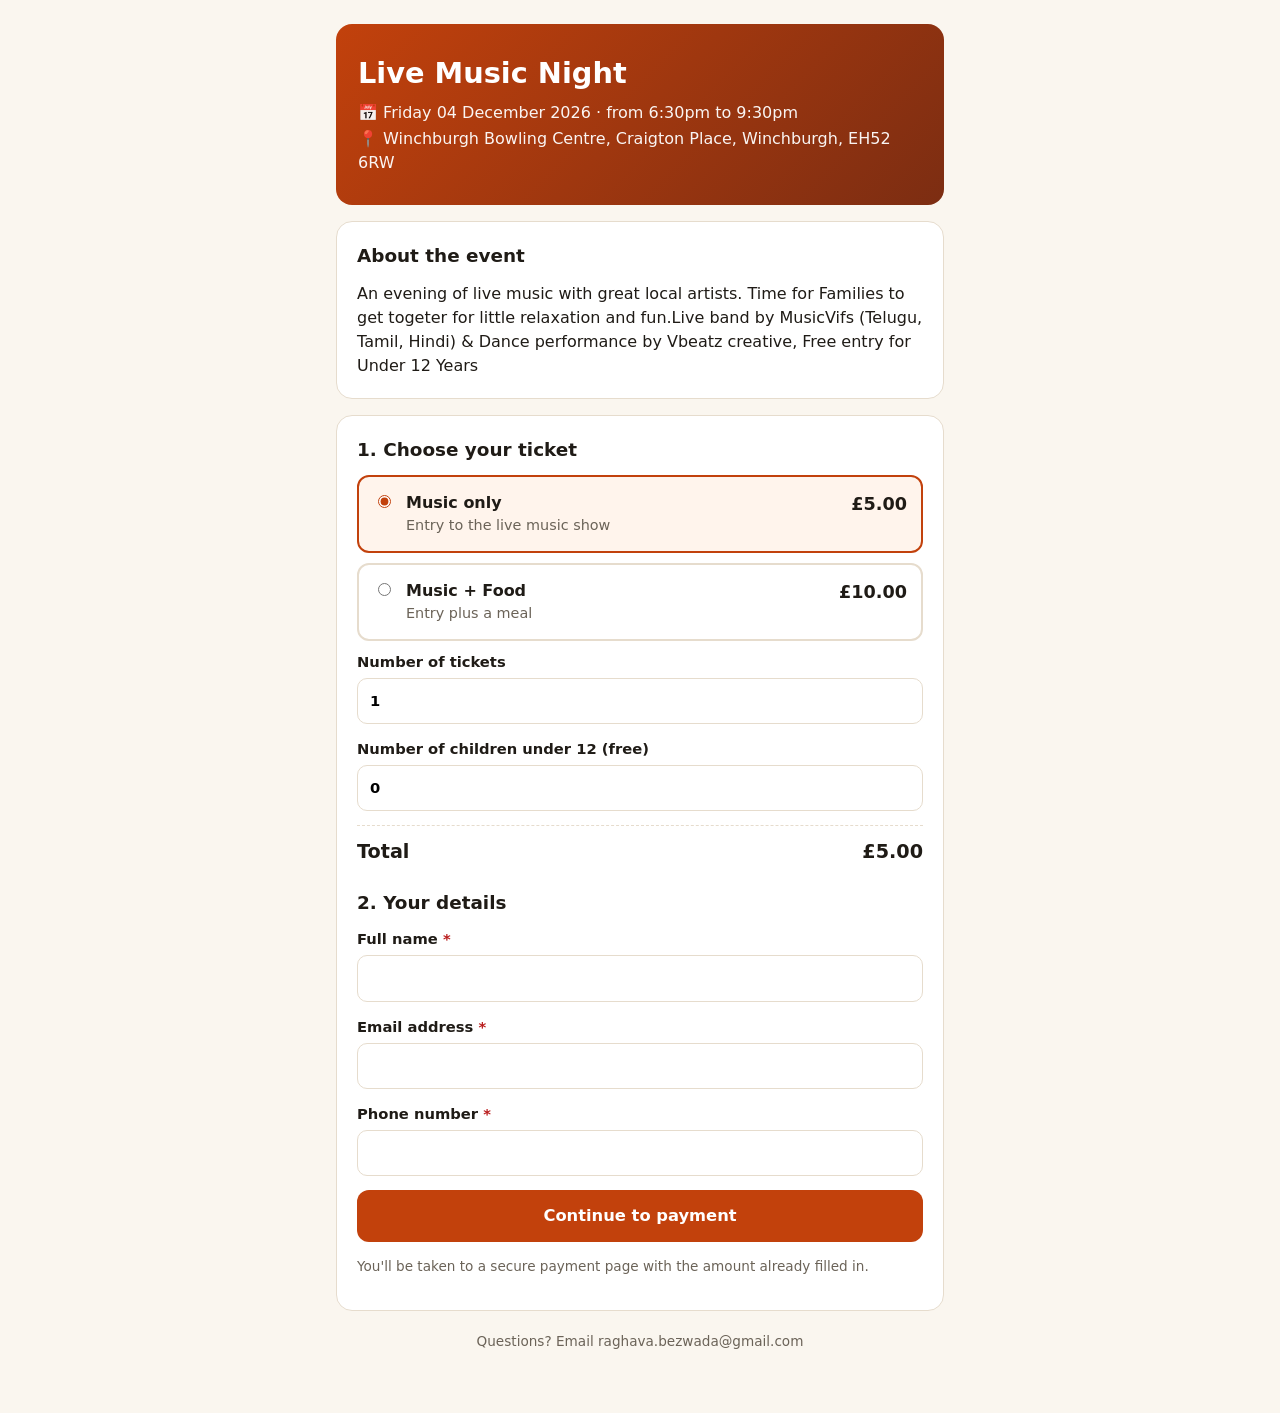
<file: index.html>
<!DOCTYPE html>
<html lang="en">
<head>
<meta charset="utf-8">
<meta name="viewport" content="width=device-width, initial-scale=1">
<title>Register & Pay</title>
<link rel="stylesheet" href="style.css">
</head>
<body>
<div class="wrap">
  <header>
    <h1 id="evName"></h1>
    <p id="evWhen"></p>
    <p id="evWhere"></p>
  </header>

  <div class="card"><h2>About the event</h2><p id="evAbout" style="margin:0"></p></div>

  <form id="form" class="card" novalidate>
    <h2>1. Choose your ticket</h2>
    <div id="options"></div>
    <label class="field">Number of tickets
      <input type="number" id="qty" min="1" max="20" value="1">
    </label>
    <label class="field">Number of children under 12 (free)
      <input type="number" id="kids" min="0" max="20" value="0">
    </label>
    <div class="total"><span>Total</span><span id="total"></span></div>

    <h2 style="margin-top:22px">2. Your details</h2>
    <label class="field">Full name <span style="color:#b91c1c">*</span> <input type="text" id="name" autocomplete="name" required></label>
    <label class="field">Email address <span style="color:#b91c1c">*</span> <input type="email" id="email" autocomplete="email" required></label>
    <label class="field">Phone number <span style="color:#b91c1c">*</span> <input type="tel" id="phone" autocomplete="tel" required></label>
    <p class="note hidden" id="dietWrap" style="background:#fff4ec;border:1px solid var(--line);border-radius:10px;padding:10px 12px"><strong>Food allergy notice:</strong> our food may contain or come into contact with common allergens such as nuts, gluten, milk, eggs and soya. If you or anyone in your group has an allergy or dietary requirement, please speak to a member of our team on the day before you eat.</p>
    <div class="err" id="err"></div>
    <button type="submit">Continue to payment</button>
    <p class="note">You'll be taken to a secure payment page with the amount already filled in.</p>
  </form>

  <div id="pay" class="card hidden">
    <h2>Your booking reference</h2>
    <div class="ref" id="refBox"></div>
    <p class="note" style="text-align:center">Keep this reference. Take a screenshot now.</p>
    <dl id="summary"></dl>
    <div id="manualPay" class="hidden" style="background:#fff4ec;border:2px solid var(--accent);border-radius:12px;padding:14px;margin-top:12px">
      <p style="margin:0 0 6px"><strong>When Revolut opens, enter exactly:</strong></p>
      <p style="margin:0">Amount: <strong id="payAmt"></strong> <button type="button" class="alt" id="copyAmt" style="display:inline-block;width:auto;padding:4px 10px;margin:0 0 0 6px;font-size:.85rem">Copy</button></p>
      <p style="margin:6px 0 0">Note / reference: <strong id="payNote"></strong> <button type="button" class="alt" id="copyNote" style="display:inline-block;width:auto;padding:4px 10px;margin:0 0 0 6px;font-size:.85rem">Copy</button></p>
    </div>
    <a class="btn" id="payLink" href="#" target="_blank" rel="noopener">Pay now</a>
    <p class="note"><strong>Important:</strong> leave the reference in the payment note, and bring this reference and your name to the event.</p>
    <p class="note"><a href="#" id="back">← Start again</a></p>
  </div>

  <p class="note" style="text-align:center;margin-top:20px" id="contact"></p>
</div>
<script src="config.js"></script>
<script>
document.title = SITE.eventName + " – Register & Pay";
$("evName").textContent = SITE.eventName;
$("evWhen").textContent = "📅 " + SITE.when;
$("evWhere").textContent = "📍 " + SITE.where;
$("evAbout").textContent = SITE.about;
$("contact").textContent = SITE.contact;

let selected = SITE.tickets[0];
SITE.tickets.forEach((t, i) => {
  const l = document.createElement("label");
  l.className = "opt" + (i === 0 ? " sel" : "");
  l.innerHTML = '<input type="radio" name="ticket"' + (i === 0 ? " checked" : "") + '><div><div class="t"></div><div class="d"></div></div><div class="p"></div>';
  l.querySelector(".t").textContent = t.label;
  l.querySelector(".d").textContent = t.desc;
  l.querySelector(".p").textContent = money(t.price);
  l.querySelector("input").addEventListener("change", () => { selected = t; refresh(); });
  $("options").appendChild(l);
});
const qty = () => Math.max(1, Math.min(20, parseInt($("qty").value, 10) || 1));
const kids = () => Math.max(0, Math.min(20, parseInt($("kids").value, 10) || 0));
function refresh() {
  document.querySelectorAll(".opt").forEach((el, i) => el.classList.toggle("sel", SITE.tickets[i] === selected));
  $("total").textContent = money(selected.price * qty());
  $("dietWrap").classList.toggle("hidden", !selected.food);
}
$("qty").addEventListener("input", refresh);
refresh();

const showErr = m => { $("err").textContent = m; $("err").style.display = m ? "block" : "none"; };

$("form").addEventListener("submit", ev => {
  ev.preventDefault();
  const name = $("name").value.trim();
  const email = $("email").value.trim(), phone = $("phone").value.trim();
  if (!name) return showErr("Please enter your full name.");
  if (!/^\S+@\S+\.\S+$/.test(email)) return showErr("Please enter a valid email address.");
  const digits = phone.replace(/\D/g, "");
  if (digits.length < 10 || digits.length > 15) return showErr("Please enter a valid phone number.");
  showErr("");
  const q = qty(), amt = selected.price * q;
  const ref = makeRef(selected.code, q);
  const note = ref + " " + name.slice(0, 20);
  const base = SITE.monzoBase.replace(/\/+$/, "");
  const isRevolut = /revolut\.me/i.test(base);
  // Monzo.me accepts the amount and note in the link. Revolut.me links are opened as they are.
  $("payLink").href = isRevolut ? base : base + "/" + amt.toFixed(2) + "?d=" + encodeURIComponent(note);
  $("payLink").textContent = isRevolut ? "Open Revolut to pay" : "Pay " + money(amt);
  $("manualPay").classList.toggle("hidden", !isRevolut);
  $("payAmt").textContent = money(amt);
  $("payNote").textContent = ref;
  $("refBox").textContent = ref;
  const rows = [["Name", name], ["Email", email], ["Phone", phone],
    ["Tickets", q + " × " + selected.label],
    ["Children under 12 (free)", String(kids())],
    ["Amount", money(amt)]];
  const dl = $("summary"); dl.innerHTML = "";
  rows.forEach(([k, v]) => { const dt = document.createElement("dt"); dt.textContent = k; const dd = document.createElement("dd"); dd.textContent = v; dl.append(dt, dd); });
  $("form").classList.add("hidden"); $("pay").classList.remove("hidden"); window.scrollTo(0, 0);
});
async function copyText(text, btn) {
  try { await navigator.clipboard.writeText(text); btn.textContent = "Copied ✓"; }
  catch (e) { btn.textContent = "Select & copy"; }
  setTimeout(() => btn.textContent = "Copy", 2000);
}
$("copyAmt").addEventListener("click", e => copyText($("payAmt").textContent.replace("£", ""), e.target));
$("copyNote").addEventListener("click", e => copyText($("payNote").textContent, e.target));
$("back").addEventListener("click", e => { e.preventDefault(); $("pay").classList.add("hidden"); $("form").classList.remove("hidden"); });
</script>
</body>
</html>
</file>
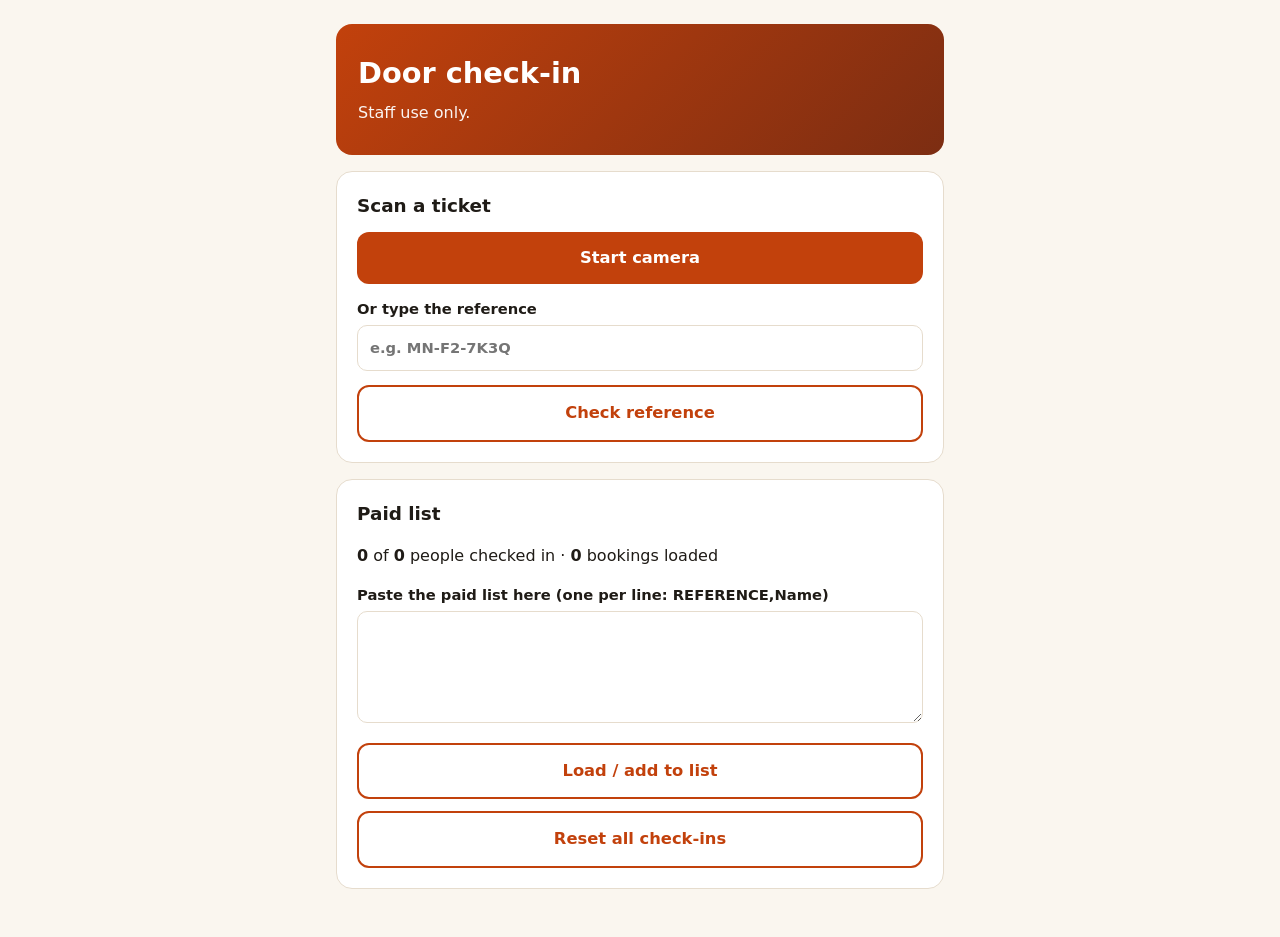
<file: door.html>
<!DOCTYPE html>
<html lang="en">
<head>
<meta charset="utf-8">
<meta name="viewport" content="width=device-width, initial-scale=1">
<meta name="robots" content="noindex">
<title>Door check-in</title>
<link rel="stylesheet" href="style.css">
</head>
<body>
<div class="wrap">
  <header><h1>Door check-in</h1><p>Staff use only.</p></header>

  <div class="card">
    <h2>Scan a ticket</h2>
    <video id="video" playsinline muted class="hidden"></video>
    <button id="cam">Start camera</button>
    <label class="field" style="margin-top:14px">Or type the reference
      <input type="text" id="manual" placeholder="e.g. MN-F2-7K3Q" autocapitalize="characters" autocomplete="off">
    </label>
    <button class="alt" id="check">Check reference</button>
    <div id="result"></div>
  </div>

  <div class="card">
    <h2>Paid list</h2>
    <p><strong id="inCount">0</strong> of <strong id="total">0</strong> people checked in · <strong id="bookings">0</strong> bookings loaded</p>
    <label class="field">Paste the paid list here (one per line: REFERENCE,Name)
      <textarea id="paste" rows="4"></textarea>
    </label>
    <button class="alt" id="load">Load / add to list</button>
    <button class="alt" id="reset">Reset all check-ins</button>
  </div>
</div>

<script src="config.js"></script>
<script src="jsqr.js"></script>
<script>
const KEY = "doorlist-" + SITE.refPrefix;
let db = { bookings: {} }; // ref -> {name, qty, label, used}
try { db = JSON.parse(localStorage.getItem(KEY) || '{"bookings":{}}'); } catch (e) {}
const save = () => { try { localStorage.setItem(KEY, JSON.stringify(db)); } catch (e) {} };

function stats() {
  let tot = 0, used = 0, n = 0;
  Object.values(db.bookings).forEach(b => { tot += b.qty; used += b.used; n++; });
  $("total").textContent = tot; $("inCount").textContent = used; $("bookings").textContent = n;
}

$("load").addEventListener("click", () => {
  $("paste").value.split("\n").forEach(line => {
    const [r, ...rest] = line.split(",");
    const p = parseRef(r);
    if (p && !db.bookings[p.ref]) db.bookings[p.ref] = { name: rest.join(",").trim() || "Guest", qty: p.qty, label: p.ticket.label, used: 0 };
  });
  save(); stats(); $("paste").value = "";
});
$("reset").addEventListener("click", () => {
  const b = $("reset");
  if (b.dataset.sure) { Object.values(db.bookings).forEach(x => x.used = 0); save(); stats(); b.textContent = "Reset all check-ins"; delete b.dataset.sure; }
  else { b.dataset.sure = "1"; b.textContent = "Tap again to confirm reset"; setTimeout(() => { b.textContent = "Reset all check-ins"; delete b.dataset.sure; }, 3000); }
});

function show(cls, html, actions) {
  const r = $("result"); r.innerHTML = "";
  const d = document.createElement("div"); d.className = "result " + cls; d.innerHTML = html;
  r.appendChild(d);
  (actions || []).forEach(a => { const b = document.createElement("button"); b.textContent = a.text; if (a.cls) b.className = a.cls; b.onclick = a.fn; r.appendChild(b); });
}
const esc = s => String(s).replace(/[&<>"]/g, c => ({ "&": "&amp;", "<": "&lt;", ">": "&gt;", '"': "&quot;" }[c]));

let lastRef = "", lastAt = 0;
function lookup(text) {
  const p = parseRef(text);
  if (!p) return show("fail", '<div class="big">✗ Not a valid ticket</div>' + esc(text));
  const b = db.bookings[p.ref];
  if (!b) return show("fail", '<div class="big">✗ Not on the paid list</div>' + esc(p.ref) + "<br>Check the Monzo payment, or reload the paid list.");
  const left = b.qty - b.used;
  const head = esc(b.name) + " · " + esc(b.label) + "<br>" + esc(p.ref);
  if (left <= 0) return show("warn", '<div class="big">⚠ Already used</div>' + head + "<br>All " + b.qty + " admitted.");
  const acts = [];
  acts.push({ text: "Admit all " + left, cls: "ok", fn: () => { b.used = b.qty; save(); stats(); show("good", '<div class="big">✓ Admitted ' + left + "</div>" + head); } });
  if (left > 1) acts.push({ text: "Admit 1 only", cls: "alt", fn: () => { b.used += 1; save(); stats(); lookup(p.ref); } });
  show("good", '<div class="big">✓ Valid – ' + left + " of " + b.qty + " to admit</div>" + head, acts);
}
$("check").addEventListener("click", () => lookup($("manual").value));

/* camera scanning */
let stream = null, scanning = false;
$("cam").addEventListener("click", async () => {
  if (scanning) { stopCam(); return; }
  try {
    stream = await navigator.mediaDevices.getUserMedia({ video: { facingMode: "environment" } });
  } catch (e) { return show("warn", "Couldn't open the camera. Allow camera access, or type the reference instead."); }
  const v = $("video"); v.srcObject = stream; v.classList.remove("hidden"); await v.play();
  scanning = true; $("cam").textContent = "Stop camera"; requestAnimationFrame(tick);
});
function stopCam() {
  scanning = false; if (stream) stream.getTracks().forEach(t => t.stop());
  $("video").classList.add("hidden"); $("cam").textContent = "Start camera";
}
const cvs = document.createElement("canvas"), ctx = cvs.getContext("2d", { willReadFrequently: true });
function tick() {
  if (!scanning) return;
  const v = $("video");
  if (v.readyState === v.HAVE_ENOUGH_DATA) {
    cvs.width = v.videoWidth; cvs.height = v.videoHeight;
    ctx.drawImage(v, 0, 0);
    const img = ctx.getImageData(0, 0, cvs.width, cvs.height);
    const code = jsQR(img.data, img.width, img.height);
    if (code && code.data) {
      const now = Date.now();
      if (code.data !== lastRef || now - lastAt > 4000) { lastRef = code.data; lastAt = now; lookup(code.data); }
    }
  }
  requestAnimationFrame(tick);
}
stats();
</script>
</body>
</html>
</file>
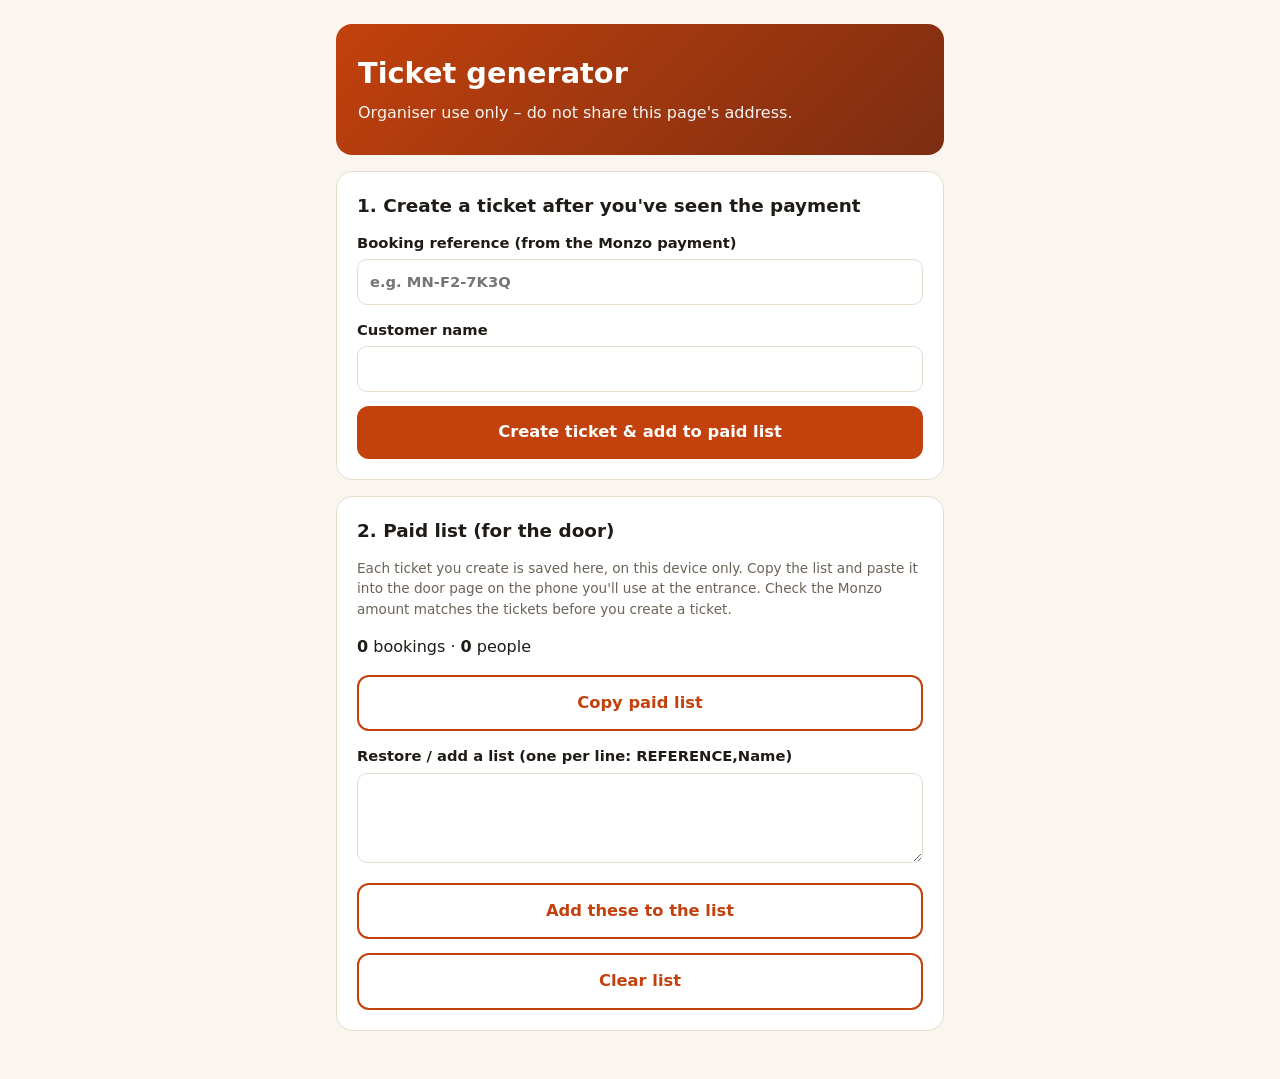
<file: tickets.html>
<!DOCTYPE html>
<html lang="en">
<head>
<meta charset="utf-8">
<meta name="viewport" content="width=device-width, initial-scale=1">
<meta name="robots" content="noindex">
<title>Organiser – Ticket generator</title>
<link rel="stylesheet" href="style.css">
</head>
<body>
<div class="wrap">
  <header><h1>Ticket generator</h1><p>Organiser use only – do not share this page's address.</p></header>

  <div class="card">
    <h2>1. Create a ticket after you've seen the payment</h2>
    <label class="field">Booking reference (from the Monzo payment)
      <input type="text" id="ref" placeholder="e.g. MN-F2-7K3Q" autocapitalize="characters" autocomplete="off">
    </label>
    <label class="field">Customer name
      <input type="text" id="name" autocomplete="off">
    </label>
    <div class="err" id="err"></div>
    <button id="make">Create ticket &amp; add to paid list</button>
    <div id="out" class="hidden">
      <canvas id="cv" class="ticket"></canvas>
      <a class="btn" id="dl" href="#" download="ticket.png">Download ticket image</a>
      <p class="note">Send the image to the customer by email or WhatsApp.</p>
    </div>
  </div>

  <div class="card">
    <h2>2. Paid list (for the door)</h2>
    <p class="note">Each ticket you create is saved here, on this device only. Copy the list and paste it into the door page on the phone you'll use at the entrance. Check the Monzo amount matches the tickets before you create a ticket.</p>
    <p><strong id="count">0</strong> bookings · <strong id="people">0</strong> people</p>
    <button class="alt" id="copy">Copy paid list</button>
    <label class="field" style="margin-top:14px">Restore / add a list (one per line: REFERENCE,Name)
      <textarea id="import" rows="3"></textarea>
    </label>
    <button class="alt" id="imp">Add these to the list</button>
    <div id="list" style="margin-top:12px"></div>
    <button class="alt" id="clear" style="margin-top:14px">Clear list</button>
  </div>
</div>

<script src="config.js"></script>
<script src="qrcode.js"></script>
<script>
const KEY = "paidlist-" + SITE.refPrefix;
let list = [];
try { list = JSON.parse(localStorage.getItem(KEY) || "[]"); } catch (e) { list = []; }
const save = () => { try { localStorage.setItem(KEY, JSON.stringify(list)); } catch (e) {} };
const showErr = m => { $("err").textContent = m; $("err").style.display = m ? "block" : "none"; };

function renderList() {
  const el = $("list"); el.innerHTML = "";
  let people = 0;
  list.forEach(b => {
    const p = parseRef(b.ref); if (p) people += p.qty;
    const d = document.createElement("div");
    d.className = "note"; d.style.padding = "4px 0"; d.style.borderTop = "1px solid var(--line)";
    d.textContent = b.ref + " · " + b.name + (p ? " · " + p.qty + "× " + p.ticket.label : "");
    el.appendChild(d);
  });
  $("count").textContent = list.length; $("people").textContent = people;
}

function drawTicket(info, name) {
  const W = 600, H = 900, cv = $("cv"), c = cv.getContext("2d");
  cv.width = W; cv.height = H;
  c.fillStyle = "#fff"; c.fillRect(0, 0, W, H);
  const g = c.createLinearGradient(0, 0, W, 200); g.addColorStop(0, "#c2410c"); g.addColorStop(1, "#7c2d12");
  c.fillStyle = g; c.fillRect(0, 0, W, 210);
  c.fillStyle = "#fff"; c.textAlign = "center";
  c.font = "bold 40px system-ui, sans-serif"; c.fillText(SITE.eventName, W / 2, 90, W - 60);
  c.font = "24px system-ui, sans-serif"; c.fillText(SITE.when, W / 2, 135, W - 60);
  c.fillText(SITE.where, W / 2, 172, W - 60);

  c.fillStyle = "#1f1b16"; c.font = "bold 34px system-ui, sans-serif";
  c.fillText(info.ticket.label, W / 2, 270, W - 60);
  c.font = "bold 56px system-ui, sans-serif"; c.fillStyle = "#c2410c";
  c.fillText("Admits " + info.qty, W / 2, 340);
  c.fillStyle = "#1f1b16"; c.font = "28px system-ui, sans-serif";
  c.fillText(name, W / 2, 392, W - 60);

  const qr = qrcode(0, "M"); qr.addData(info.ref); qr.make();
  const n = qr.getModuleCount(), size = 380, cell = Math.floor(size / (n + 8)), qs = cell * n;
  const x0 = (W - qs) / 2, y0 = 430;
  c.fillStyle = "#fff"; c.fillRect(x0 - cell * 2, y0 - cell * 2, qs + cell * 4, qs + cell * 4);
  c.fillStyle = "#000";
  for (let r = 0; r < n; r++) for (let q = 0; q < n; q++) if (qr.isDark(r, q)) c.fillRect(x0 + q * cell, y0 + r * cell, cell, cell);

  c.fillStyle = "#1f1b16"; c.font = "bold 38px ui-monospace, monospace";
  c.fillText(info.ref, W / 2, y0 + qs + 70);
  c.fillStyle = "#6b6358"; c.font = "20px system-ui, sans-serif";
  c.fillText("Show this QR code at the entrance", W / 2, y0 + qs + 110);
  $("dl").href = cv.toDataURL("image/png");
  $("dl").download = "ticket-" + info.ref + ".png";
}

$("make").addEventListener("click", () => {
  const info = parseRef($("ref").value);
  const name = $("name").value.trim();
  if (!info) return showErr("That reference isn't valid. It should look like " + SITE.refPrefix + "-" + SITE.tickets[0].code + "1-AB12.");
  if (!name) return showErr("Enter the customer's name.");
  showErr("");
  if (!list.some(b => b.ref === info.ref)) { list.push({ ref: info.ref, name }); save(); renderList(); }
  drawTicket(info, name);
  $("out").classList.remove("hidden");
});

$("copy").addEventListener("click", async () => {
  const text = list.map(b => b.ref + "," + b.name.replace(/[,\n]/g, " ")).join("\n");
  try { await navigator.clipboard.writeText(text); $("copy").textContent = "Copied ✓"; }
  catch (e) { $("import").value = text; $("import").select(); $("copy").textContent = "Copy it from the box below"; }
  setTimeout(() => $("copy").textContent = "Copy paid list", 2500);
});
$("imp").addEventListener("click", () => {
  $("import").value.split("\n").forEach(line => {
    const [r, ...rest] = line.split(",");
    const info = parseRef(r);
    if (info && !list.some(b => b.ref === info.ref)) list.push({ ref: info.ref, name: rest.join(",").trim() || "Guest" });
  });
  save(); renderList(); $("import").value = "";
});
$("clear").addEventListener("click", () => {
  if ($("clear").dataset.sure) { list = []; save(); renderList(); $("clear").textContent = "Clear list"; delete $("clear").dataset.sure; }
  else { $("clear").dataset.sure = "1"; $("clear").textContent = "Tap again to confirm"; setTimeout(() => { $("clear").textContent = "Clear list"; delete $("clear").dataset.sure; }, 3000); }
});
renderList();
</script>
</body>
</html>
</file>
<file: style.css>
:root { --bg:#faf6ef; --card:#fff; --ink:#1f1b16; --muted:#6b6358; --accent:#c2410c; --accent-d:#9a3412; --line:#e6dccd; --ok:#15803d; --bad:#b91c1c; }
* { box-sizing:border-box; }
body { margin:0; font-family:system-ui,-apple-system,"Segoe UI",Roboto,sans-serif; background:var(--bg); color:var(--ink); line-height:1.5; }
.wrap { max-width:640px; margin:0 auto; padding:24px 16px 48px; }
header { background:linear-gradient(135deg,#c2410c,#7c2d12); color:#fff; border-radius:16px; padding:28px 22px; }
header h1 { margin:0 0 6px; font-size:1.8rem; }
header p { margin:2px 0; opacity:.95; }
.card { background:var(--card); border:1px solid var(--line); border-radius:16px; padding:20px; margin-top:16px; }
h2 { margin:0 0 12px; font-size:1.15rem; }
label.field { display:block; margin-bottom:14px; font-weight:600; font-size:.92rem; }
input[type=text], input[type=email], input[type=tel], input[type=number], textarea {
  width:100%; margin-top:5px; padding:11px 12px; border:1px solid var(--line); border-radius:10px; font:inherit; background:#fff; }
input:focus, textarea:focus { outline:2px solid var(--accent); border-color:transparent; }
.opt { display:flex; gap:12px; align-items:flex-start; border:2px solid var(--line); border-radius:12px; padding:14px; margin-bottom:10px; cursor:pointer; }
.opt.sel { border-color:var(--accent); background:#fff4ec; }
.opt input { margin-top:4px; accent-color:var(--accent); }
.opt .t { font-weight:700; } .opt .d { color:var(--muted); font-size:.9rem; }
.opt .p { margin-left:auto; font-weight:800; font-size:1.1rem; white-space:nowrap; }
.total { display:flex; justify-content:space-between; align-items:center; font-size:1.2rem; font-weight:800; padding:12px 0 0; border-top:1px dashed var(--line); margin-top:6px; }
button, a.btn { display:block; width:100%; text-align:center; text-decoration:none; background:var(--accent); color:#fff; border:0; border-radius:12px; padding:14px; font:inherit; font-weight:700; font-size:1.02rem; cursor:pointer; margin-top:12px; }
button:hover, a.btn:hover { background:var(--accent-d); }
button.alt { background:#fff; color:var(--accent); border:2px solid var(--accent); }
button.ok { background:var(--ok); } button.bad { background:var(--bad); }
.err { color:var(--bad); font-size:.88rem; margin-top:8px; display:none; }
.hidden { display:none; }
.note { color:var(--muted); font-size:.85rem; }
.ref { background:#f5efe4; border-radius:10px; padding:12px; font-family:ui-monospace,monospace; font-size:1.3rem; font-weight:700; text-align:center; letter-spacing:.05em; }
dl { margin:0; } dt { font-weight:700; font-size:.85rem; color:var(--muted); margin-top:8px; } dd { margin:0; }
.row { display:flex; gap:10px; } .row > * { flex:1; }
.result { border-radius:14px; padding:16px; margin-top:14px; font-weight:600; }
.result.good { background:#dcfce7; color:#14532d; } .result.warn { background:#fef9c3; color:#713f12; } .result.fail { background:#fee2e2; color:#7f1d1d; }
.result .big { font-size:1.4rem; font-weight:800; }
video { width:100%; border-radius:12px; background:#000; }
canvas.ticket { width:100%; max-width:420px; display:block; margin:12px auto 0; border-radius:12px; border:1px solid var(--line); }
</file>
